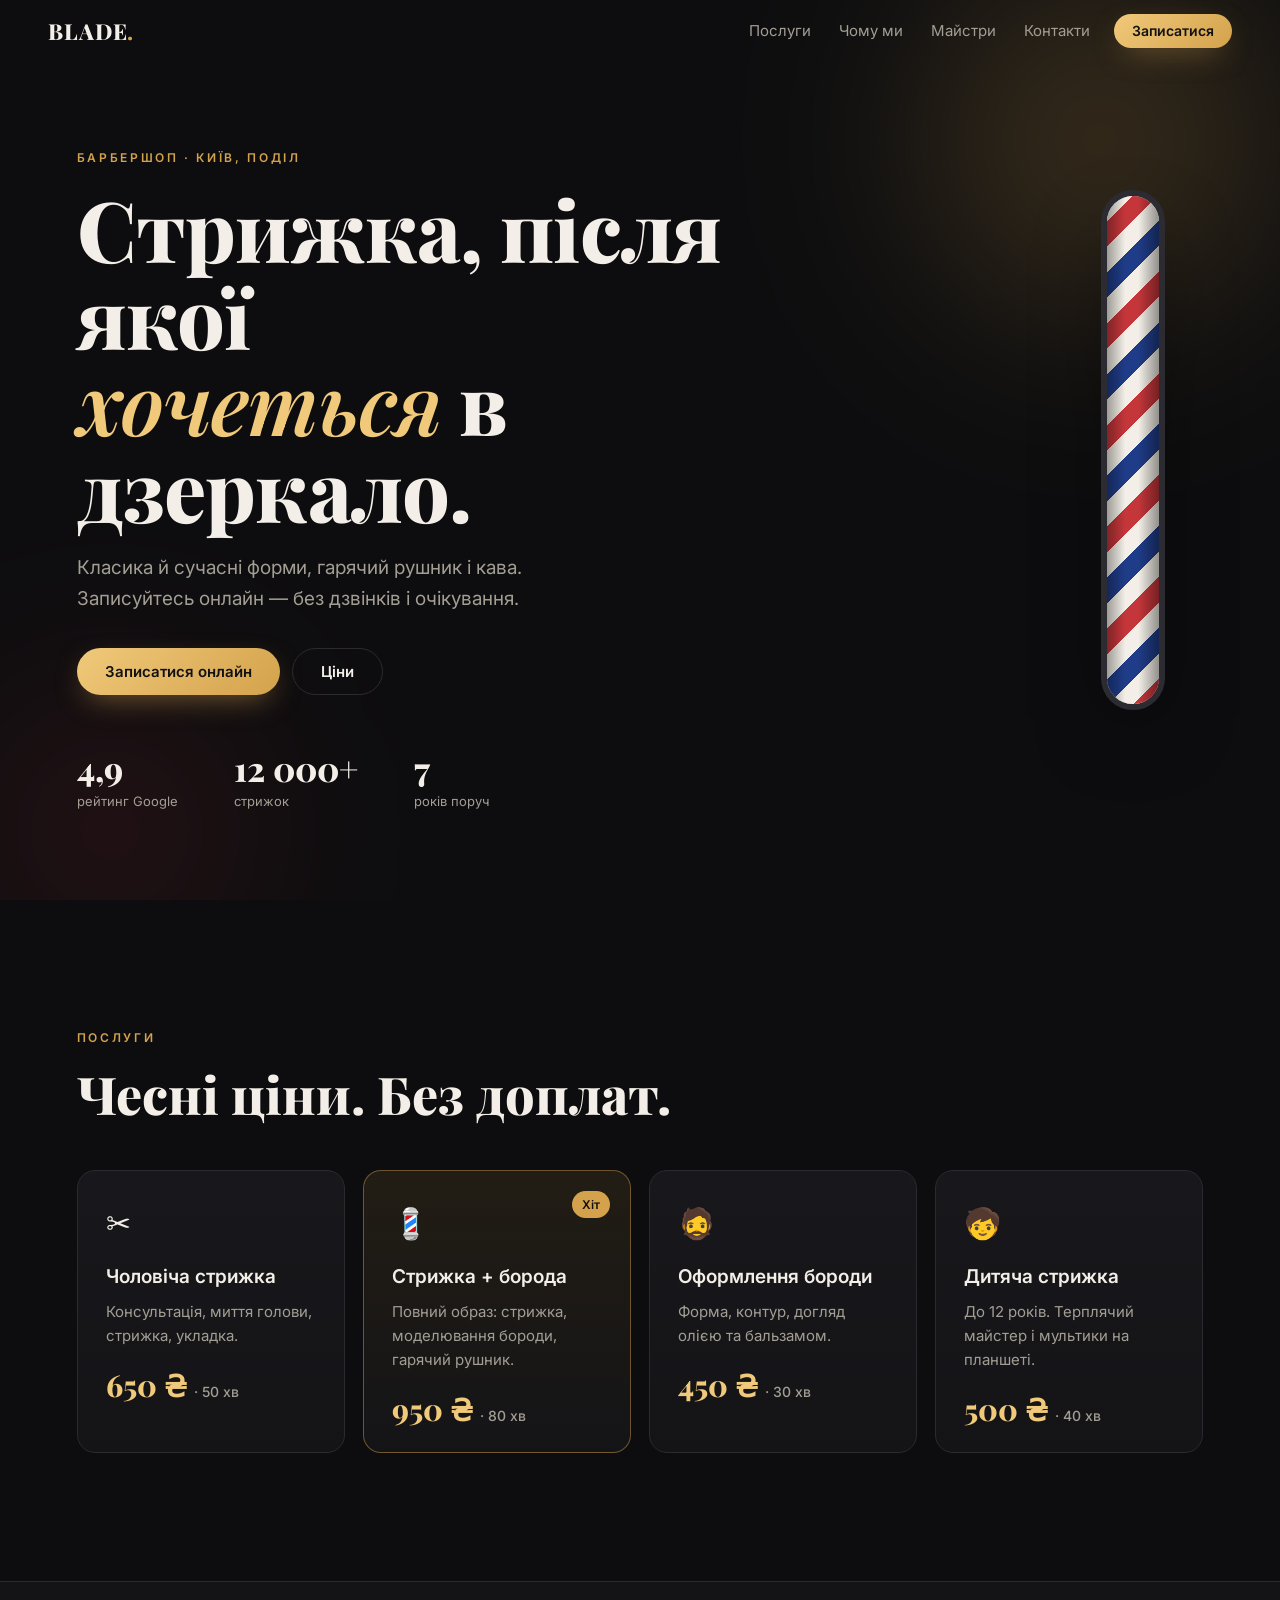
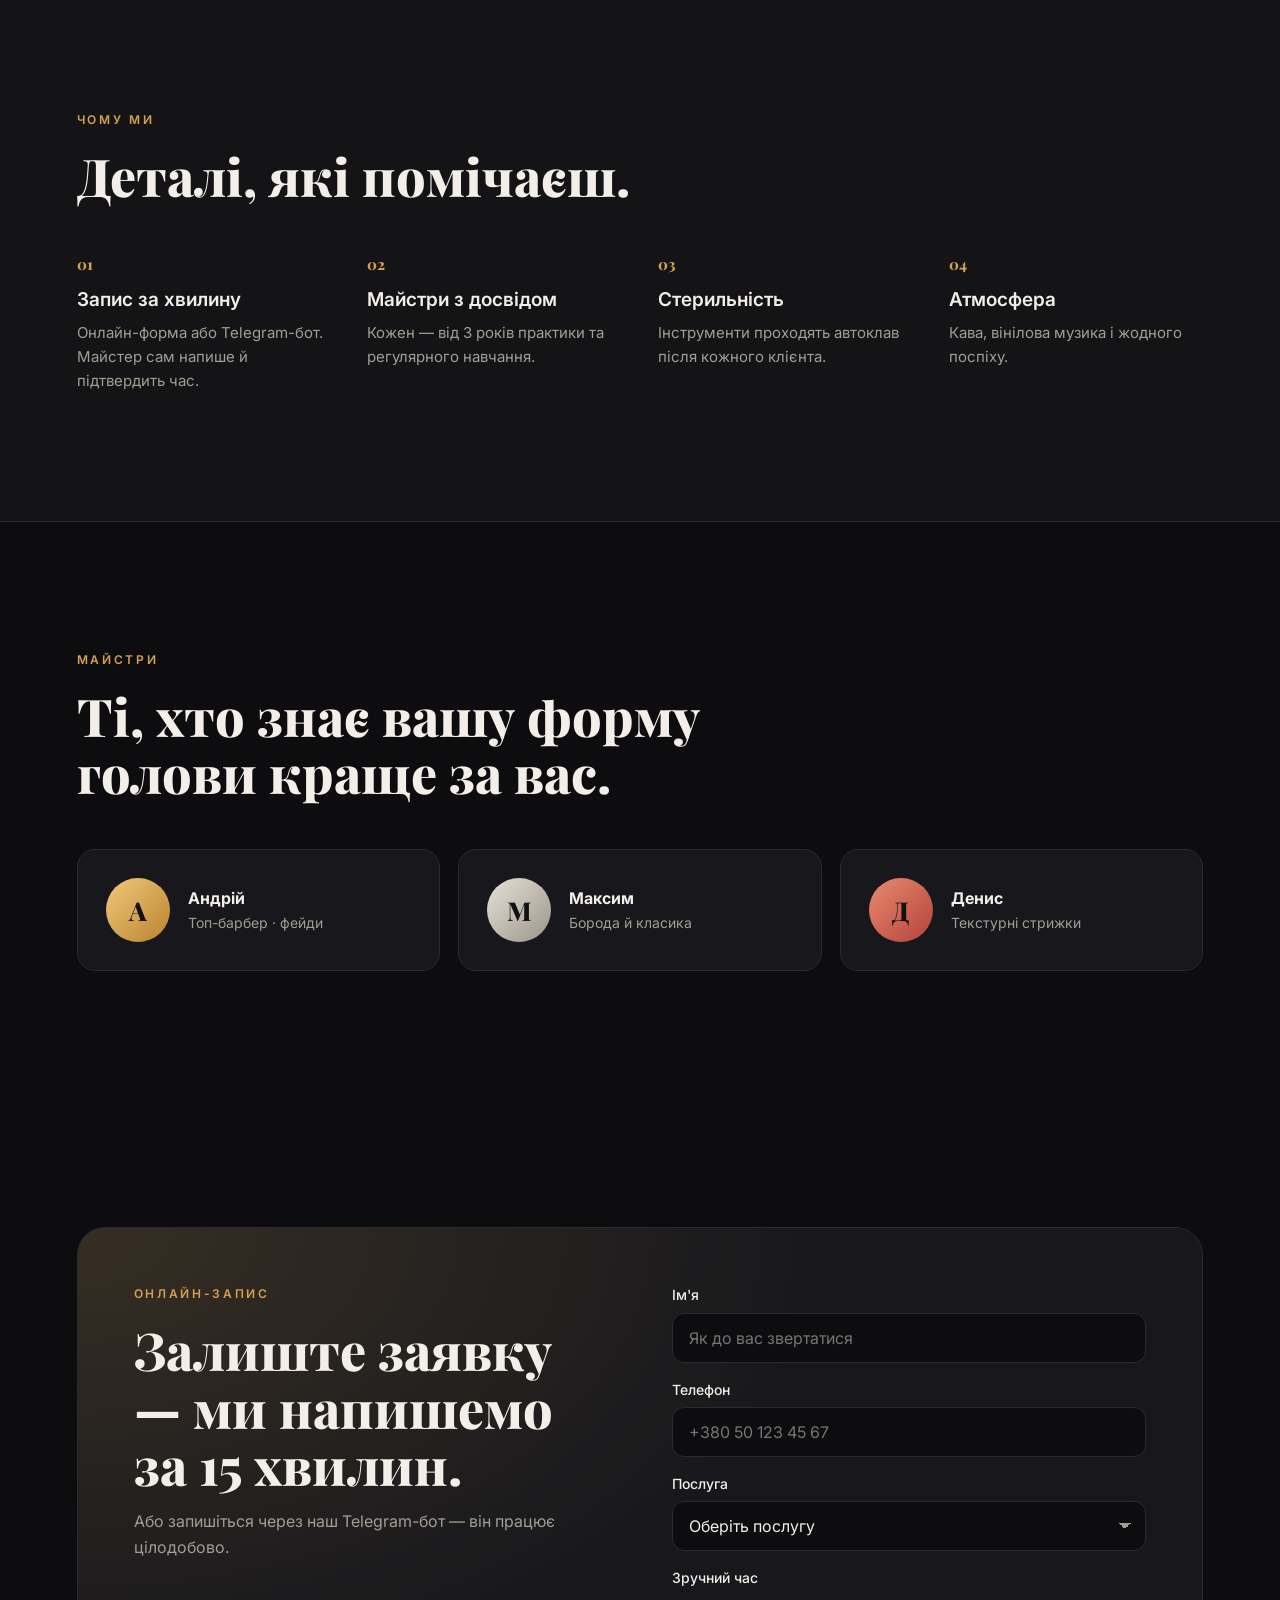
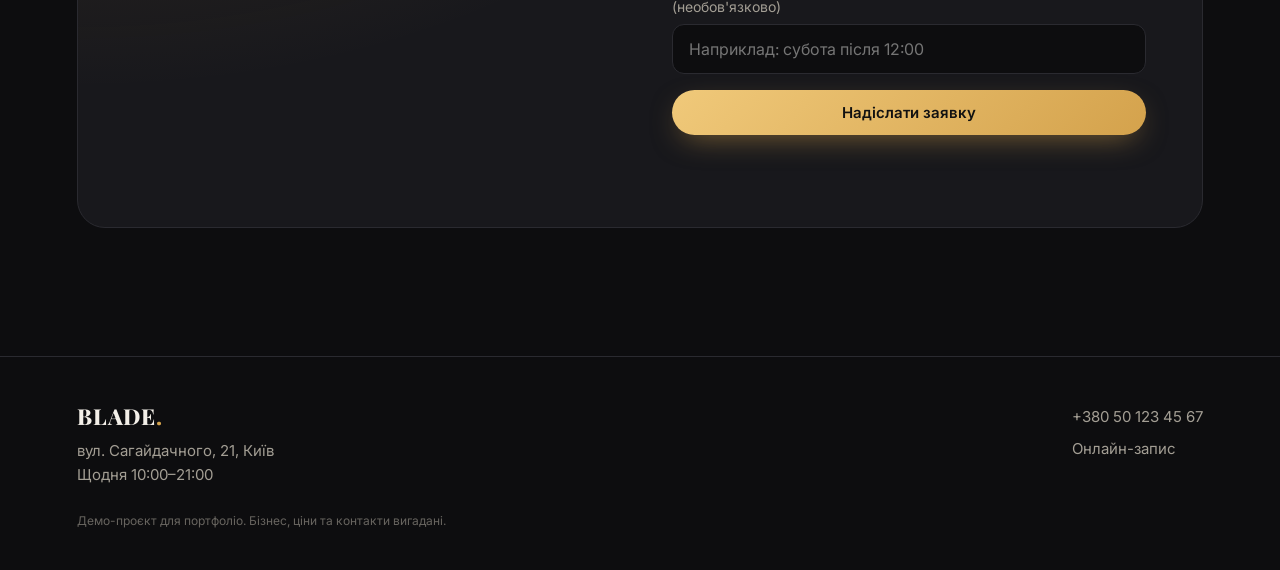
<file: docs/index.html>
<!doctype html>
<html lang="uk">
<head>
<meta charset="utf-8">
<meta name="viewport" content="width=device-width, initial-scale=1, viewport-fit=cover">
<title>BLADE Barber Studio — барбершоп у Києві</title>
<meta name="description" content="Чоловічі стрижки, борода та догляд у центрі Києва. Запис онлайн за хвилину.">
<meta name="theme-color" content="#0d0d0f">
<link rel="preconnect" href="https://fonts.googleapis.com">
<link rel="preconnect" href="https://fonts.gstatic.com" crossorigin>
<link href="https://fonts.googleapis.com/css2?family=Playfair+Display:ital,wght@0,600;0,800;1,600&family=Inter:wght@400;500;600&display=swap" rel="stylesheet">
<link rel="stylesheet" href="assets/styles.css">
</head>
<body>
  <header class="nav" id="nav">
    <a href="#top" class="logo">BLADE<span>.</span></a>
    <nav class="nav-links" id="navLinks">
      <a href="#services">Послуги</a>
      <a href="#why">Чому ми</a>
      <a href="#masters">Майстри</a>
      <a href="#contacts">Контакти</a>
    </nav>
    <a href="#booking" class="btn btn-small">Записатися</a>
    <button class="burger" id="burger" aria-label="Меню" aria-expanded="false"><span></span><span></span></button>
  </header>

  <main id="top">
    <section class="hero">
      <div class="hero-bg" aria-hidden="true">
        <div class="glow g1"></div>
        <div class="glow g2"></div>
        <div class="pole"><div class="pole-stripes"></div></div>
      </div>
      <div class="hero-content">
        <p class="eyebrow reveal">Барбершоп · Київ, Поділ</p>
        <h1 class="reveal">Стрижка, після якої<br><em>хочеться</em> в дзеркало.</h1>
        <p class="lead reveal">Класика й сучасні форми, гарячий рушник і кава. Записуйтесь онлайн — без дзвінків і очікування.</p>
        <div class="hero-cta reveal">
          <a href="#booking" class="btn">Записатися онлайн</a>
          <a href="#services" class="btn btn-ghost">Ціни</a>
        </div>
        <dl class="hero-stats reveal">
          <div><dt data-count="4.9">0</dt><dd>рейтинг Google</dd></div>
          <div><dt data-count="12000" data-suffix="+">0</dt><dd>стрижок</dd></div>
          <div><dt data-count="7">0</dt><dd>років поруч</dd></div>
        </dl>
      </div>
    </section>

    <section class="section" id="services">
      <div class="section-head reveal">
        <p class="eyebrow">Послуги</p>
        <h2>Чесні ціни. Без доплат.</h2>
      </div>
      <div class="cards">
        <article class="card reveal tilt">
          <span class="card-icon">✂️</span>
          <h3>Чоловіча стрижка</h3>
          <p>Консультація, миття голови, стрижка, укладка.</p>
          <div class="price">650 ₴ <small>· 50 хв</small></div>
        </article>
        <article class="card card-featured reveal tilt">
          <span class="tag">Хіт</span>
          <span class="card-icon">💈</span>
          <h3>Стрижка + борода</h3>
          <p>Повний образ: стрижка, моделювання бороди, гарячий рушник.</p>
          <div class="price">950 ₴ <small>· 80 хв</small></div>
        </article>
        <article class="card reveal tilt">
          <span class="card-icon">🧔</span>
          <h3>Оформлення бороди</h3>
          <p>Форма, контур, догляд олією та бальзамом.</p>
          <div class="price">450 ₴ <small>· 30 хв</small></div>
        </article>
        <article class="card reveal tilt">
          <span class="card-icon">🧒</span>
          <h3>Дитяча стрижка</h3>
          <p>До 12 років. Терплячий майстер і мультики на планшеті.</p>
          <div class="price">500 ₴ <small>· 40 хв</small></div>
        </article>
      </div>
    </section>

    <section class="section why" id="why">
      <div class="section-head reveal">
        <p class="eyebrow">Чому ми</p>
        <h2>Деталі, які помічаєш.</h2>
      </div>
      <div class="why-grid">
        <div class="why-item reveal"><b>01</b><h3>Запис за хвилину</h3><p>Онлайн-форма або Telegram-бот. Майстер сам напише й підтвердить час.</p></div>
        <div class="why-item reveal"><b>02</b><h3>Майстри з досвідом</h3><p>Кожен — від 3 років практики та регулярного навчання.</p></div>
        <div class="why-item reveal"><b>03</b><h3>Стерильність</h3><p>Інструменти проходять автоклав після кожного клієнта.</p></div>
        <div class="why-item reveal"><b>04</b><h3>Атмосфера</h3><p>Кава, вінілова музика і жодного поспіху.</p></div>
      </div>
    </section>

    <section class="section" id="masters">
      <div class="section-head reveal">
        <p class="eyebrow">Майстри</p>
        <h2>Ті, хто знає вашу форму голови краще за вас.</h2>
      </div>
      <div class="masters">
        <figure class="master reveal"><div class="avatar a1">А</div><figcaption><b>Андрій</b><span>Топ-барбер · фейди</span></figcaption></figure>
        <figure class="master reveal"><div class="avatar a2">М</div><figcaption><b>Максим</b><span>Борода й класика</span></figcaption></figure>
        <figure class="master reveal"><div class="avatar a3">Д</div><figcaption><b>Денис</b><span>Текстурні стрижки</span></figcaption></figure>
      </div>
    </section>

    <section class="section booking" id="booking">
      <div class="booking-box reveal">
        <div class="booking-info">
          <p class="eyebrow">Онлайн-запис</p>
          <h2>Залиште заявку — ми напишемо за 15 хвилин.</h2>
          <p>Або запишіться через наш Telegram-бот — він працює цілодобово.</p>
        </div>
        <form class="form" id="leadForm" novalidate>
          <label>Ім'я
            <input name="name" autocomplete="given-name" required minlength="2" maxlength="60" placeholder="Як до вас звертатися">
            <small class="err" data-for="name"></small>
          </label>
          <label>Телефон
            <input name="phone" type="tel" autocomplete="tel" inputmode="tel" required placeholder="+380 50 123 45 67">
            <small class="err" data-for="phone"></small>
          </label>
          <label>Послуга
            <select name="service" required>
              <option value="" disabled selected>Оберіть послугу</option>
              <option>Чоловіча стрижка</option>
              <option>Стрижка + борода</option>
              <option>Оформлення бороди</option>
              <option>Дитяча стрижка</option>
            </select>
            <small class="err" data-for="service"></small>
          </label>
          <label>Зручний час <span class="opt">(необов'язково)</span>
            <input name="preferred_time" maxlength="100" placeholder="Наприклад: субота після 12:00">
          </label>
          <input class="hp" name="website" tabindex="-1" autocomplete="off" aria-hidden="true">
          <button class="btn btn-full" type="submit" id="submitBtn">Надіслати заявку</button>
          <p class="form-status" id="formStatus" role="status" aria-live="polite"></p>
        </form>
      </div>
    </section>
  </main>

  <footer class="footer" id="contacts">
    <div>
      <a href="#top" class="logo">BLADE<span>.</span></a>
      <p>вул. Сагайдачного, 21, Київ<br>Щодня 10:00–21:00</p>
    </div>
    <div class="footer-links">
      <a href="tel:+380501234567">+380 50 123 45 67</a>
      <a href="#booking">Онлайн-запис</a>
    </div>
    <p class="demo-note">Демо-проєкт для портфоліо. Бізнес, ціни та контакти вигадані.</p>
  </footer>

  <script src="assets/script.js"></script>
</body>
</html>
</file>
<file: docs/assets/styles.css>
:root {
  --bg: #0d0d0f;
  --bg-2: #141417;
  --card: #18181c;
  --line: #2a2a30;
  --text: #f3efe8;
  --muted: #a39e94;
  --gold: #d4a24c;
  --gold-2: #f0c97a;
  --red: #c4363a;
  --radius: 18px;
  --serif: "Playfair Display", Georgia, serif;
  --sans: "Inter", system-ui, -apple-system, "Segoe UI", sans-serif;
}

* { box-sizing: border-box; margin: 0; }
html { scroll-behavior: smooth; -webkit-text-size-adjust: 100%; }
body {
  background: var(--bg);
  color: var(--text);
  font: 16px/1.6 var(--sans);
  overflow-x: hidden;
  -webkit-font-smoothing: antialiased;
}
a { color: inherit; text-decoration: none; }
img { max-width: 100%; display: block; }
::selection { background: var(--gold); color: #000; }

/* ---------- Кнопки ---------- */
.btn {
  display: inline-flex; align-items: center; justify-content: center; gap: 8px;
  padding: 15px 28px; border-radius: 999px; border: 0; cursor: pointer;
  font: 600 15px/1 var(--sans); color: #111;
  background: linear-gradient(135deg, var(--gold-2), var(--gold));
  box-shadow: 0 10px 30px -10px rgba(212, 162, 76, .6);
  transition: transform .25s ease, box-shadow .25s ease, filter .25s ease;
}
.btn:hover { transform: translateY(-2px); box-shadow: 0 16px 40px -12px rgba(212, 162, 76, .75); }
.btn:active { transform: translateY(0); }
.btn:disabled { filter: grayscale(.6) brightness(.8); cursor: wait; }
.btn-ghost { background: transparent; color: var(--text); border: 1px solid var(--line); box-shadow: none; }
.btn-ghost:hover { border-color: var(--gold); box-shadow: none; }
.btn-small { padding: 10px 18px; font-size: 14px; }
.btn-full { width: 100%; }

/* ---------- Навігація ---------- */
.nav {
  position: fixed; inset: 0 0 auto 0; z-index: 50;
  display: flex; align-items: center; gap: 24px;
  padding: calc(14px + env(safe-area-inset-top)) clamp(16px, 4vw, 48px) 14px;
  transition: background .3s, backdrop-filter .3s, border-color .3s;
  border-bottom: 1px solid transparent;
}
.nav.scrolled { background: rgba(13, 13, 15, .78); backdrop-filter: blur(14px); -webkit-backdrop-filter: blur(14px); border-color: var(--line); }
.logo { font: 800 22px/1 var(--serif); letter-spacing: .04em; }
.logo span { color: var(--gold); }
.nav-links { display: flex; gap: 28px; margin-left: auto; font-size: 15px; color: var(--muted); }
.nav-links a { transition: color .2s; }
.nav-links a:hover { color: var(--text); }
.burger { display: none; }

/* ---------- Hero ---------- */
.hero {
  position: relative; min-height: 100svh;
  display: flex; align-items: center;
  padding: 120px clamp(16px, 6vw, 96px) 60px;
  overflow: hidden;
}
.hero-bg { position: absolute; inset: 0; pointer-events: none; }
.glow { position: absolute; border-radius: 50%; filter: blur(90px); opacity: .55; animation: float 14s ease-in-out infinite; }
.g1 { width: 520px; height: 520px; background: radial-gradient(circle, rgba(212, 162, 76, .55), transparent 70%); top: -120px; right: -80px; }
.g2 { width: 420px; height: 420px; background: radial-gradient(circle, rgba(196, 54, 58, .35), transparent 70%); bottom: -140px; left: -100px; animation-delay: -6s; }
@keyframes float { 0%, 100% { transform: translate(0, 0) scale(1); } 50% { transform: translate(-30px, 40px) scale(1.08); } }

.pole {
  position: absolute; right: clamp(16px, 9vw, 140px); top: 50%; transform: translateY(-50%);
  width: 64px; height: min(62vh, 520px); border-radius: 40px; overflow: hidden;
  border: 6px solid #2b2b31; box-shadow: inset 0 0 20px rgba(0, 0, 0, .6), 0 30px 80px -20px rgba(0, 0, 0, .8);
  background: #f3efe8;
}
.pole::after { content: ""; position: absolute; inset: 0; background: linear-gradient(90deg, rgba(0,0,0,.35), transparent 35%, transparent 60%, rgba(0,0,0,.4)); }
.pole-stripes {
  position: absolute; inset: -100% 0 0 0;
  background: repeating-linear-gradient(-45deg, var(--red) 0 18px, #f3efe8 18px 36px, #1f3c88 36px 54px, #f3efe8 54px 72px);
  animation: pole 3.5s linear infinite;
}
@keyframes pole { to { transform: translateY(101.8px); } }

.hero-content { position: relative; max-width: 720px; }
.eyebrow { text-transform: uppercase; letter-spacing: .22em; font-size: 12px; font-weight: 600; color: var(--gold); margin-bottom: 18px; }
h1 { font: 800 clamp(40px, 7.2vw, 84px)/1.03 var(--serif); letter-spacing: -.01em; }
h1 em { font-style: italic; font-weight: 600; color: var(--gold-2); }
.lead { margin-top: 22px; font-size: clamp(16px, 2vw, 19px); color: var(--muted); max-width: 560px; }
.hero-cta { display: flex; flex-wrap: wrap; gap: 12px; margin-top: 34px; }
.hero-stats { display: flex; flex-wrap: wrap; gap: clamp(20px, 5vw, 56px); margin-top: 56px; }
.hero-stats dt { font: 800 34px/1 var(--serif); color: var(--text); font-variant-numeric: tabular-nums; }
.hero-stats dd { margin-top: 6px; font-size: 13px; color: var(--muted); }

/* ---------- Секції ---------- */
.section { padding: clamp(72px, 10vw, 128px) clamp(16px, 6vw, 96px); }
.section-head { max-width: 680px; margin-bottom: 48px; }
h2 { font: 800 clamp(30px, 4.6vw, 52px)/1.1 var(--serif); }
h3 { font: 600 19px/1.3 var(--sans); }

.cards { display: grid; grid-template-columns: repeat(auto-fit, minmax(240px, 1fr)); gap: 18px; }
.card {
  position: relative; padding: 28px; border-radius: var(--radius);
  background: linear-gradient(180deg, var(--card), var(--bg-2));
  border: 1px solid var(--line);
  transition: border-color .3s, transform .3s;
  transform-style: preserve-3d; will-change: transform;
}
.card:hover { border-color: rgba(212, 162, 76, .5); }
.card p { color: var(--muted); margin: 10px 0 22px; font-size: 15px; }
.card-icon { font-size: 30px; display: block; margin-bottom: 18px; }
.price { font: 800 30px/1 var(--serif); color: var(--gold-2); }
.price small { font: 500 14px var(--sans); color: var(--muted); }
.card-featured { border-color: rgba(212, 162, 76, .45); background: linear-gradient(180deg, #221d14, var(--bg-2)); }
.tag { position: absolute; top: 20px; right: 20px; font-size: 12px; font-weight: 600; padding: 4px 10px; border-radius: 999px; background: var(--gold); color: #111; }

.why { background: var(--bg-2); border-block: 1px solid var(--line); }
.why-grid { display: grid; grid-template-columns: repeat(auto-fit, minmax(220px, 1fr)); gap: 28px 36px; }
.why-item b { font: 800 15px var(--serif); color: var(--gold); }
.why-item h3 { margin: 10px 0 8px; }
.why-item p { color: var(--muted); font-size: 15px; }

.masters { display: grid; grid-template-columns: repeat(auto-fit, minmax(200px, 1fr)); gap: 18px; }
.master { padding: 28px; border-radius: var(--radius); border: 1px solid var(--line); background: var(--card); display: flex; align-items: center; gap: 18px; }
.avatar { width: 64px; height: 64px; flex: none; border-radius: 50%; display: grid; place-items: center; font: 800 26px var(--serif); color: #111; }
.a1 { background: linear-gradient(135deg, #f0c97a, #b9832f); }
.a2 { background: linear-gradient(135deg, #e7e2d8, #9a948a); }
.a3 { background: linear-gradient(135deg, #e88b6e, #b3423c); }
.master figcaption { display: grid; }
.master span { color: var(--muted); font-size: 14px; }

/* ---------- Запис ---------- */
.booking-box {
  display: grid; grid-template-columns: 1fr 1fr; gap: clamp(28px, 5vw, 64px); align-items: start;
  padding: clamp(28px, 5vw, 56px); border-radius: 28px;
  background: radial-gradient(120% 140% at 0% 0%, rgba(212, 162, 76, .16), transparent 55%), var(--card);
  border: 1px solid var(--line);
}
.booking-info p:last-child { color: var(--muted); margin-top: 16px; }
.form { display: grid; gap: 16px; }
.form label { display: grid; gap: 6px; font-size: 14px; font-weight: 500; }
.opt { color: var(--muted); font-weight: 400; }
.form input, .form select {
  width: 100%; padding: 14px 16px; border-radius: 12px;
  border: 1px solid var(--line); background: var(--bg);
  color: var(--text); font: 16px var(--sans); /* 16px — щоб iOS не зумив поле */
  transition: border-color .2s, box-shadow .2s; appearance: none;
}
.form select { background-image: linear-gradient(45deg, transparent 50%, var(--muted) 50%), linear-gradient(135deg, var(--muted) 50%, transparent 50%); background-position: calc(100% - 20px) 50%, calc(100% - 14px) 50%; background-size: 6px 6px; background-repeat: no-repeat; }
.form input:focus, .form select:focus { outline: none; border-color: var(--gold); box-shadow: 0 0 0 4px rgba(212, 162, 76, .18); }
.form .invalid { border-color: var(--red); }
.err { color: #ff8a8d; min-height: 0; font-size: 13px; }
.err:empty { display: none; }
.hp { position: absolute; left: -9999px; width: 1px; height: 1px; opacity: 0; }
.form-status { font-size: 14px; min-height: 1.4em; }
.form-status.ok { color: #7fd6a4; }
.form-status.fail { color: #ff8a8d; }

/* ---------- Футер ---------- */
.footer {
  display: flex; flex-wrap: wrap; justify-content: space-between; gap: 24px;
  padding: 48px clamp(16px, 6vw, 96px) calc(40px + env(safe-area-inset-bottom));
  border-top: 1px solid var(--line); color: var(--muted); font-size: 15px;
}
.footer .logo { color: var(--text); display: inline-block; margin-bottom: 12px; }
.footer-links { display: grid; gap: 8px; align-content: start; }
.footer-links a:hover { color: var(--gold); }
.demo-note { width: 100%; font-size: 12px; opacity: .6; }

/* ---------- Анімації появи ---------- */
.reveal { opacity: 0; transform: translateY(28px); transition: opacity .8s cubic-bezier(.2, .7, .2, 1), transform .8s cubic-bezier(.2, .7, .2, 1); }
.reveal.visible { opacity: 1; transform: none; }

@media (prefers-reduced-motion: reduce) {
  html { scroll-behavior: auto; }
  .reveal { opacity: 1; transform: none; transition: none; }
  .glow, .pole-stripes { animation: none; }
}

/* ---------- Мобільна версія ---------- */
@media (max-width: 860px) {
  .pole { opacity: .18; right: -8px; width: 48px; }
  .booking-box { grid-template-columns: 1fr; }
}
@media (max-width: 760px) {
  .nav { gap: 12px; }
  .nav .btn-small { margin-left: auto; }
  .burger {
    display: grid; gap: 6px; place-content: center;
    width: 44px; height: 44px; border-radius: 12px; border: 1px solid var(--line);
    background: transparent; cursor: pointer;
  }
  .burger span { width: 18px; height: 2px; background: var(--text); transition: transform .3s; }
  .burger[aria-expanded="true"] span:first-child { transform: translateY(4px) rotate(45deg); }
  .burger[aria-expanded="true"] span:last-child { transform: translateY(-4px) rotate(-45deg); }
  .nav-links {
    position: fixed; inset: 72px 12px auto 12px; margin: 0;
    flex-direction: column; gap: 4px; padding: 10px;
    background: rgba(20, 20, 23, .97); border: 1px solid var(--line); border-radius: 16px;
    opacity: 0; transform: translateY(-8px); pointer-events: none;
    transition: opacity .25s, transform .25s;
  }
  .nav-links.open { opacity: 1; transform: none; pointer-events: auto; }
  .nav-links a { padding: 14px 12px; font-size: 17px; color: var(--text); border-radius: 10px; }
  .nav-links a:active { background: var(--card); }
  .hero { padding-top: 110px; }
  .hero-cta .btn { flex: 1 1 auto; }
  .hero-stats dt { font-size: 28px; }
}
</file>
